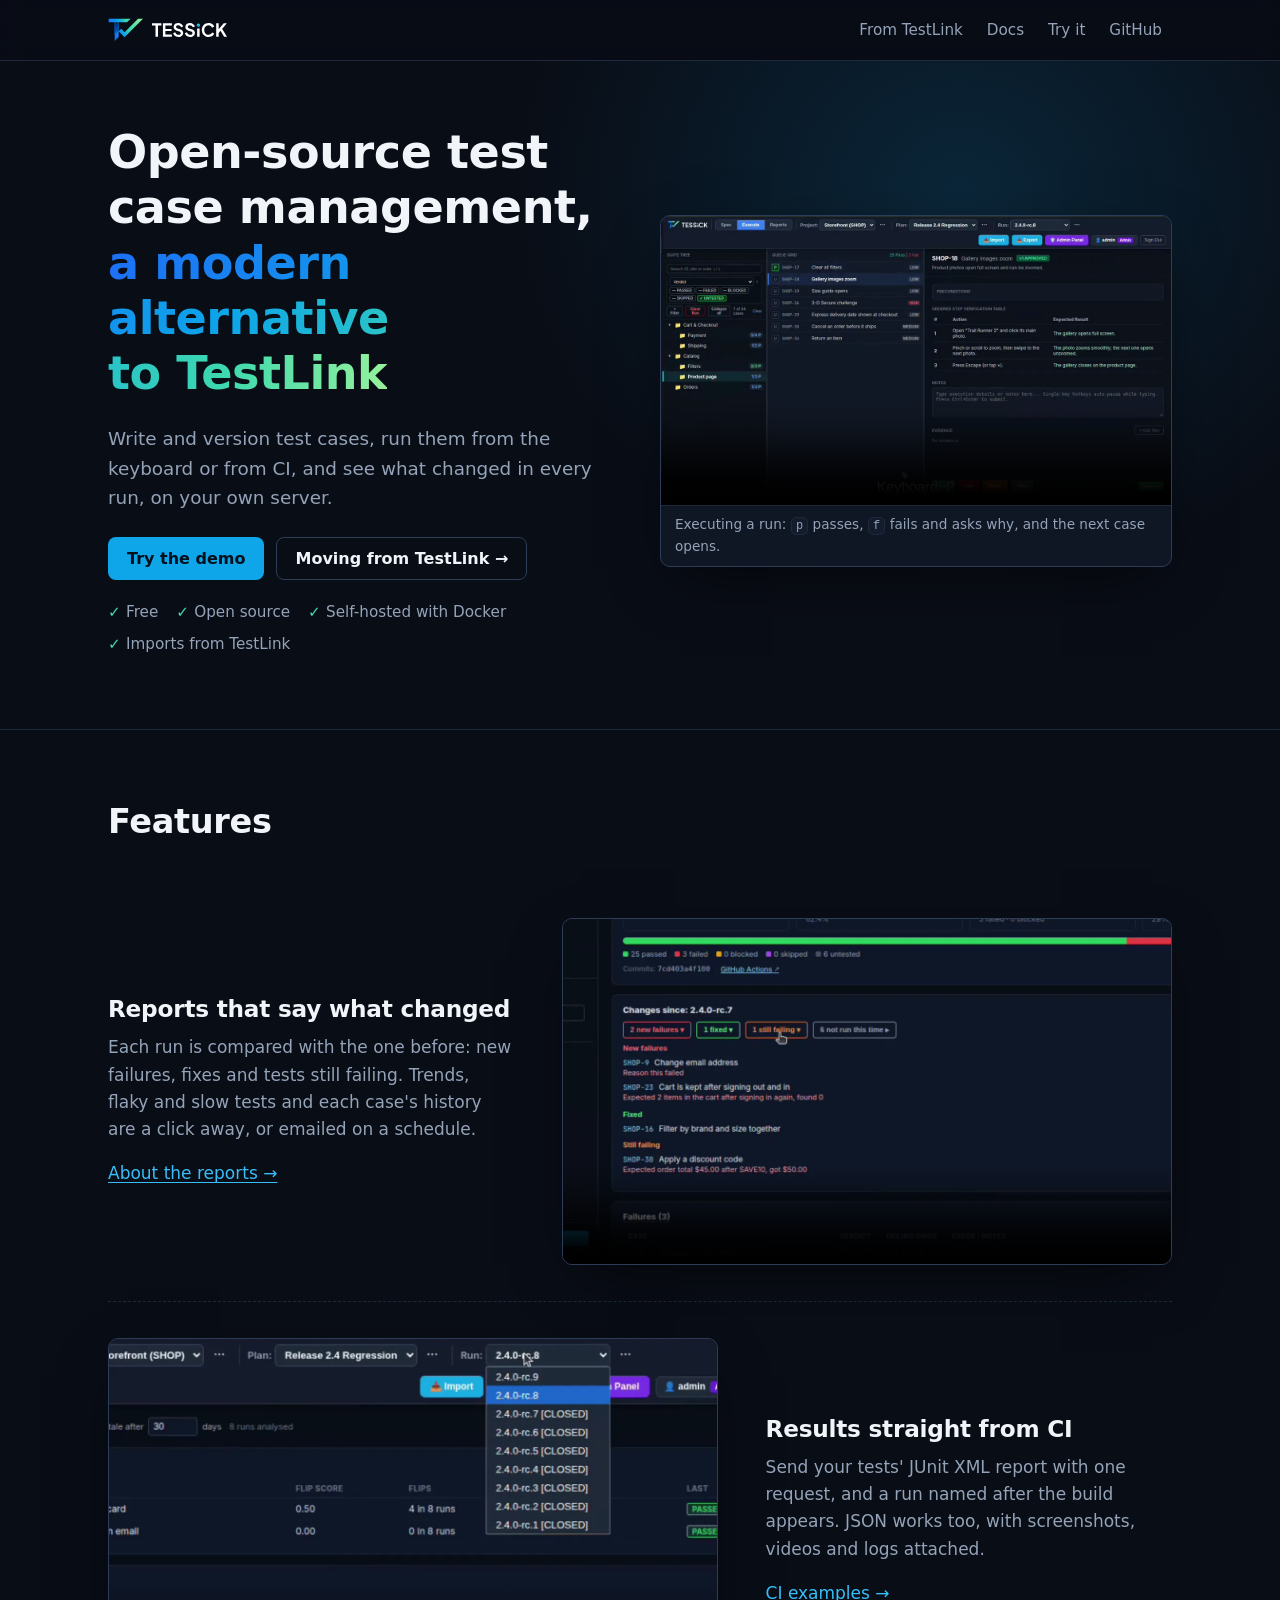
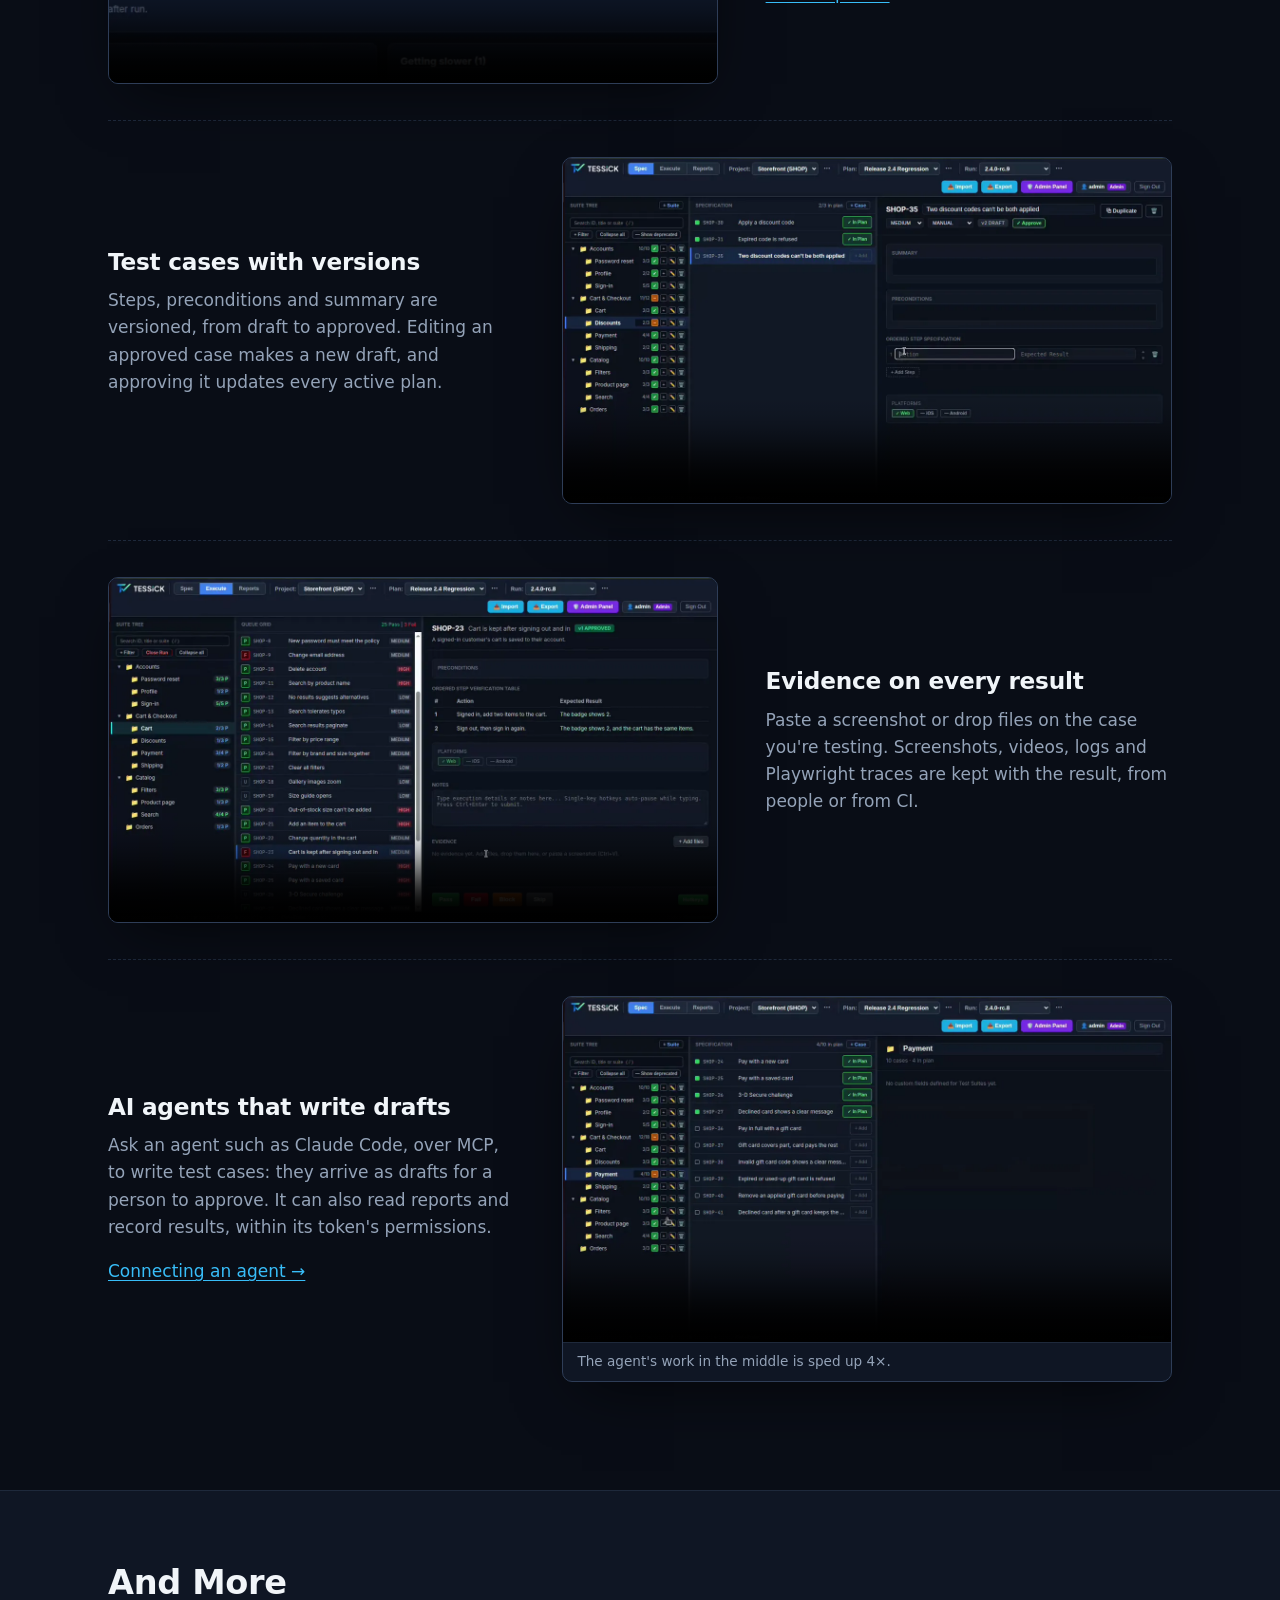
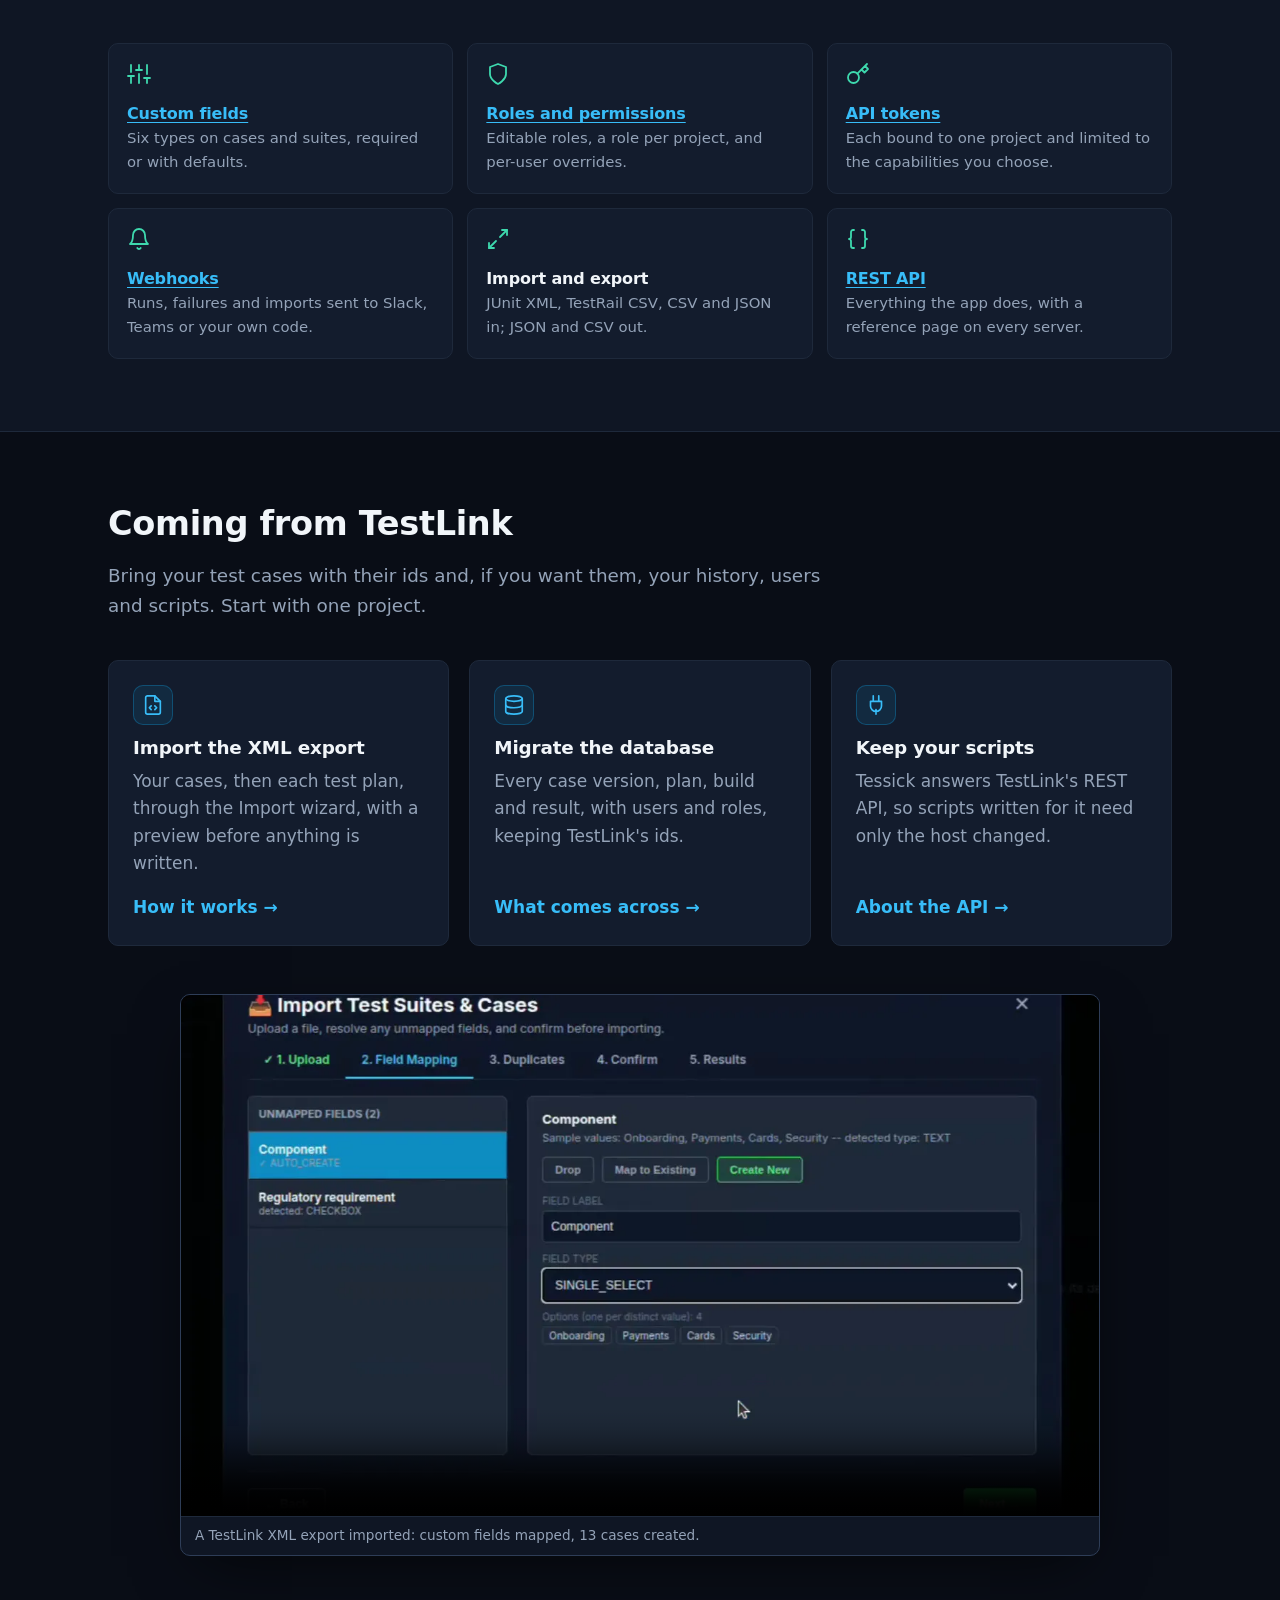
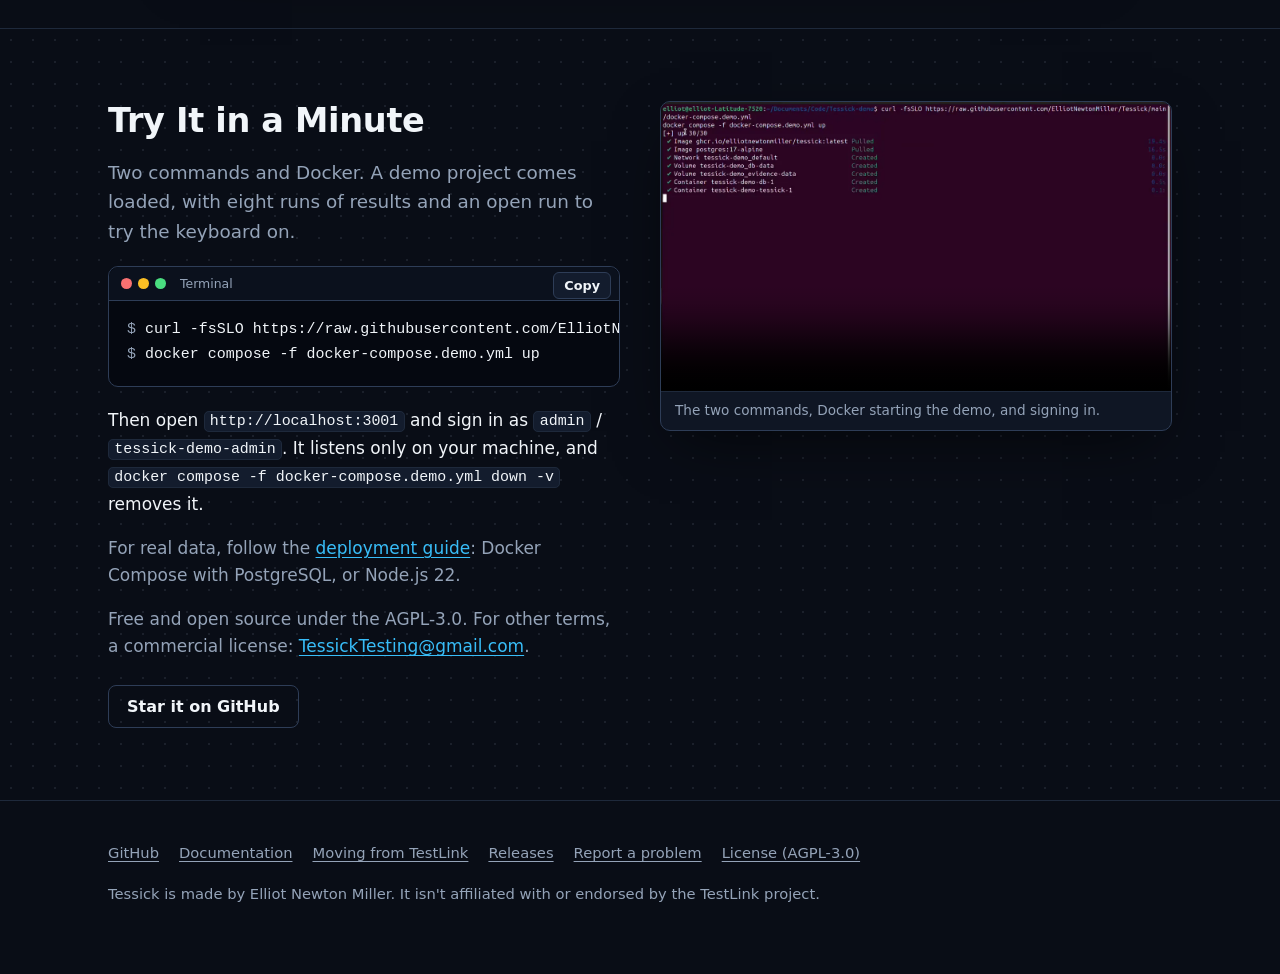
<file: index.html>
<!doctype html>
<html lang="en">
<head>
  <meta charset="utf-8">
  <meta name="viewport" content="width=device-width, initial-scale=1">
  <title>Tessick: open-source test case management, a modern alternative to TestLink</title>
  <meta name="description" content="Tessick is free, open-source, self-hosted test case management. Bring your TestLink projects across with their ids, run tests from the keyboard or from CI, and see what changed in every run.">
  <link rel="canonical" href="https://tessick.com/">
  <meta property="og:type" content="website">
  <meta property="og:site_name" content="Tessick">
  <meta property="og:title" content="Tessick: open-source test case management">
  <meta property="og:description" content="A modern, self-hosted alternative to TestLink. Your TestLink projects come along with their ids.">
  <meta property="og:url" content="https://tessick.com/">
  <meta property="og:image" content="https://tessick.com/media/og.png">
  <meta property="og:image:width" content="1280">
  <meta property="og:image:height" content="640">
  <meta name="twitter:card" content="summary_large_image">
  <meta name="theme-color" content="#090d16">
  <link rel="icon" type="image/svg+xml" href="assets/tessick-mark.svg">
  <link rel="stylesheet" href="assets/site.css">
  <script type="application/ld+json">
  {
    "@context": "https://schema.org",
    "@type": "SoftwareApplication",
    "name": "Tessick",
    "applicationCategory": "DeveloperApplication",
    "operatingSystem": "Linux, macOS, Windows (Docker)",
    "description": "Open-source, self-hosted test case management: a modern alternative to TestLink.",
    "url": "https://tessick.com/",
    "downloadUrl": "https://github.com/ElliotNewtonMiller/Tessick",
    "license": "https://www.gnu.org/licenses/agpl-3.0.html",
    "offers": { "@type": "Offer", "price": "0", "priceCurrency": "USD" }
  }
  </script>
  <script src="assets/site.js" defer></script>
</head>
<body>
<a class="skip" href="#main">Skip to content</a>

<header class="site-header">
  <div class="wrap">
    <a class="brand" href="./" aria-label="Tessick home">
      <img class="mark" src="assets/tessick-mark.svg" alt="" width="36" height="24">
      <img class="word" src="assets/tessick-wordmark-white.svg" alt="Tessick" width="86" height="14">
    </a>
    <nav class="nav" aria-label="Main">
      <a href="testlink/">From TestLink</a>
      <a href="docs/">Docs</a>
      <a class="hide-sm" href="#try">Try it</a>
      <a href="https://github.com/ElliotNewtonMiller/Tessick">GitHub</a>
    </nav>
  </div>
</header>

<main id="main">

<section class="hero">
  <div class="wrap">
    <div>
      <h1>Open-source test case management, <span class="grad">a modern alternative to&nbsp;TestLink</span></h1>
      <p class="lead">Write and version test cases, run them from the keyboard or from CI, and see what changed in every run, on your own server.</p>
      <div class="actions">
        <a class="btn btn-primary" href="#try">Try the demo</a>
        <a class="btn btn-ghost" href="testlink/">Moving from TestLink →</a>
      </div>
      <ul class="facts">
        <li>Free</li>
        <li>Open source</li>
        <li>Self-hosted with Docker</li>
        <li>Imports from TestLink</li>
      </ul>
    </div>
    <figure class="clip" style="margin:0">
      <video data-autoplay muted loop playsinline preload="none" poster="media/keyboard-execution.webp" width="1280" height="726" aria-label="Recording results from the keyboard: each key records a verdict and moves to the next case, and a failure takes a note">
        <source src="media/keyboard-execution.mp4" type="video/mp4">
      </video>
      <figcaption>Executing a run: <code>p</code> passes, <code>f</code> fails and asks why, and the next case opens.</figcaption>
    </figure>
  </div>
</section>

<section id="features">
  <div class="wrap">
    <div class="section-head">
      <h2>Features</h2>
    </div>

    <div class="feature">
      <div class="feature-text">
        <h3>Reports that say what changed</h3>
        <p>Each run is compared with the one before: new failures, fixes and tests still failing. Trends, flaky and slow tests and each case's history are a click away, or emailed on a schedule.</p>
        <a href="https://github.com/ElliotNewtonMiller/Tessick/blob/main/docs/reports_api_and_mcp.md">About the reports →</a>
      </div>
      <figure class="clip" style="margin:0">
        <video data-autoplay muted loop playsinline preload="none" poster="media/reports.webp" width="1280" height="726" aria-label="The Reports view: a plan's overview, then a run compared with the previous one, then flaky and slow tests">
          <source src="media/reports.mp4" type="video/mp4">
        </video>
      </figure>
    </div>

    <div class="feature flip">
      <div class="feature-text">
        <h3>Results straight from CI</h3>
        <p>Send your tests' JUnit XML report with one request, and a run named after the build appears. JSON works too, with screenshots, videos and logs attached.</p>
        <a href="https://github.com/ElliotNewtonMiller/Tessick/blob/main/docs/api_getting_started.md#5-send-results-from-ci">CI examples →</a>
      </div>
      <figure class="clip" style="margin:0">
        <video data-autoplay muted loop playsinline preload="none" poster="media/ci-results.webp" width="1280" height="726" aria-label="A curl command uploads a JUnit file, and the new run appears in Tessick">
          <source src="media/ci-results.mp4" type="video/mp4">
        </video>
      </figure>
    </div>

    <div class="feature">
      <div class="feature-text">
        <h3>Test cases with versions</h3>
        <p>Steps, preconditions and summary are versioned, from draft to approved. Editing an approved case makes a new draft, and approving it updates every active plan.</p>
      </div>
      <figure class="clip" style="margin:0">
        <video data-autoplay muted loop playsinline preload="none" poster="media/writing-a-case.webp" width="1280" height="726" aria-label="Writing a new test case: a title, steps with expected results, then approving it and adding it to the plan">
          <source src="media/writing-a-case.mp4" type="video/mp4">
        </video>
      </figure>
    </div>

    <div class="feature flip">
      <div class="feature-text">
        <h3>Evidence on every result</h3>
        <p>Paste a screenshot or drop files on the case you're testing. Screenshots, videos, logs and Playwright traces are kept with the result, from people or from CI.</p>
      </div>
      <figure class="clip" style="margin:0">
        <video data-autoplay muted loop playsinline preload="none" poster="media/evidence.webp" width="1280" height="726" aria-label="Pasting a screenshot onto a failed result, then opening it in the viewer">
          <source src="media/evidence.mp4" type="video/mp4">
        </video>
      </figure>
    </div>

    <div class="feature">
      <div class="feature-text">
        <h3>AI agents that write drafts</h3>
        <p>Ask an agent such as Claude Code, over MCP, to write test cases: they arrive as drafts for a person to approve. It can also read reports and record results, within its token's permissions.</p>
        <a href="https://github.com/ElliotNewtonMiller/Tessick/blob/main/docs/reports_api_and_mcp.md#mcp-for-ai-agents">Connecting an agent →</a>
      </div>
      <figure class="clip" style="margin:0">
        <video data-autoplay muted loop playsinline preload="none" poster="media/ai-agent.webp" width="1280" height="726" aria-label="Claude Code is asked to write gift card test cases; they appear in Tessick as drafts">
          <source src="media/ai-agent.mp4" type="video/mp4">
        </video>
        <figcaption>The agent's work in the middle is sped up 4×.</figcaption>
      </figure>
    </div>
  </div>
</section>

<section class="tint" id="more">
  <div class="wrap">
    <div class="section-head">
      <h2>And More</h2>
    </div>
    <div class="grid-more">
      <div><svg class="icon" viewBox="0 0 24 24" aria-hidden="true"><path d="M4 21v-7M4 10V3M12 21v-9M12 8V3M20 21v-5M20 12V3M1 14h6M9 8h6M17 16h6"/></svg><h3><a href="https://github.com/ElliotNewtonMiller/Tessick/blob/main/docs/user_guide.md#custom-fields">Custom fields</a></h3><p>Six types on cases and suites, required or with defaults.</p></div>
      <div><svg class="icon" viewBox="0 0 24 24" aria-hidden="true"><path d="M12 22s8-4 8-10V5l-8-3-8 3v7c0 6 8 10 8 10z"/></svg><h3><a href="https://github.com/ElliotNewtonMiller/Tessick/blob/main/docs/user_guide.md#roles-and-overrides">Roles and permissions</a></h3><p>Editable roles, a role per project, and per-user overrides.</p></div>
      <div><svg class="icon" viewBox="0 0 24 24" aria-hidden="true"><circle cx="7.5" cy="15.5" r="5.5"/><path d="m21 2-9.6 9.6M15.5 7.5l3 3L22 7l-3-3"/></svg><h3><a href="https://github.com/ElliotNewtonMiller/Tessick/blob/main/docs/user_guide.md#api-tokens">API tokens</a></h3><p>Each bound to one project and limited to the capabilities you choose.</p></div>
      <div><svg class="icon" viewBox="0 0 24 24" aria-hidden="true"><path d="M6 8a6 6 0 0 1 12 0c0 7 3 9 3 9H3s3-2 3-9"/><path d="M10.3 21a1.94 1.94 0 0 0 3.4 0"/></svg><h3><a href="https://github.com/ElliotNewtonMiller/Tessick/blob/main/docs/api_getting_started.md#9-get-notified-webhooks">Webhooks</a></h3><p>Runs, failures and imports sent to Slack, Teams or your own code.</p></div>
      <div><svg class="icon" viewBox="0 0 24 24" aria-hidden="true"><path d="M16 3h5v5"/><path d="M21 3 14 10"/><path d="M8 21H3v-5"/><path d="M3 21l7-7"/></svg><h3>Import and export</h3><p>JUnit XML, TestRail CSV, CSV and JSON in; JSON and CSV out.</p></div>
      <div><svg class="icon" viewBox="0 0 24 24" aria-hidden="true"><path d="M8 3H7a2 2 0 0 0-2 2v5a2 2 0 0 1-2 2 2 2 0 0 1 2 2v5a2 2 0 0 0 2 2h1"/><path d="M16 21h1a2 2 0 0 0 2-2v-5a2 2 0 0 1 2-2 2 2 0 0 1-2-2V5a2 2 0 0 0-2-2h-1"/></svg><h3><a href="https://github.com/ElliotNewtonMiller/Tessick/blob/main/docs/api_getting_started.md">REST API</a></h3><p>Everything the app does, with a reference page on every server.</p></div>
    </div>
  </div>
</section>

<section id="from-testlink">
  <div class="wrap">
    <div class="section-head">
      <h2>Coming from TestLink</h2>
      <p class="lead">Bring your test cases with their ids and, if you want them, your history, users and scripts. Start with one project.</p>
    </div>
    <div class="cards">
      <div class="card">
        <svg class="icon" viewBox="0 0 24 24" aria-hidden="true"><path d="M14 2H6a2 2 0 0 0-2 2v16a2 2 0 0 0 2 2h12a2 2 0 0 0 2-2V8z"/><path d="M14 2v6h6"/><path d="m10 13-2 2 2 2M14 13l2 2-2 2"/></svg>
        <h3>Import the XML export</h3>
        <p>Your cases, then each test plan, through the Import wizard, with a preview before anything is written.</p>
        <a class="more" href="testlink/#xml">How it works →</a>
      </div>
      <div class="card">
        <svg class="icon" viewBox="0 0 24 24" aria-hidden="true"><ellipse cx="12" cy="5" rx="9" ry="3"/><path d="M3 5v14c0 1.7 4 3 9 3s9-1.3 9-3V5"/><path d="M3 12c0 1.7 4 3 9 3s9-1.3 9-3"/></svg>
        <h3>Migrate the database</h3>
        <p>Every case version, plan, build and result, with users and roles, keeping TestLink's ids.</p>
        <a class="more" href="testlink/#database">What comes across →</a>
      </div>
      <div class="card">
        <svg class="icon" viewBox="0 0 24 24" aria-hidden="true"><path d="M12 22v-5M9 8V2M15 8V2M18 8v5a6 6 0 0 1-12 0V8z"/></svg>
        <h3>Keep your scripts</h3>
        <p>Tessick answers TestLink's REST API, so scripts written for it need only the host changed.</p>
        <a class="more" href="testlink/#scripts">About the API →</a>
      </div>
    </div>
    <figure class="clip clip-centre">
      <video data-autoplay muted loop playsinline preload="none" poster="media/testlink-import.webp" width="1280" height="726" aria-label="Importing a TestLink XML export: the wizard maps custom fields, shows what it will create, and the suite tree appears">
        <source src="media/testlink-import.mp4" type="video/mp4">
      </video>
      <figcaption>A TestLink XML export imported: custom fields mapped, 13 cases created.</figcaption>
    </figure>
  </div>
</section>

<section class="dots" id="try">
  <div class="wrap two-col">
    <div>
      <h2>Try It in a Minute</h2>
      <p class="lead">Two commands and Docker. A demo project comes loaded, with eight runs of results and an open run to try the keyboard on.</p>
      <div class="code terminal">
        <div class="titlebar"><span></span><span></span><span></span><b>Terminal</b></div>
        <button class="copy" type="button">Copy</button>
        <pre data-copy="curl -fsSLO https://raw.githubusercontent.com/ElliotNewtonMiller/Tessick/main/docker-compose.demo.yml
docker compose -f docker-compose.demo.yml up"><span class="prompt">$ </span>curl -fsSLO https://raw.githubusercontent.com/ElliotNewtonMiller/Tessick/main/docker-compose.demo.yml
<span class="prompt">$ </span>docker compose -f docker-compose.demo.yml up</pre>
      </div>
      <p>Then open <code>http://localhost:3001</code> and sign in as <code>admin</code> / <code>tessick-demo-admin</code>. It listens only on your machine, and <code>docker compose -f docker-compose.demo.yml down -v</code> removes it.</p>
      <p class="dim">For real data, follow the <a href="https://github.com/ElliotNewtonMiller/Tessick/blob/main/docs/deployment.md">deployment guide</a>: Docker Compose with PostgreSQL, or Node.js 22.</p>
      <p class="dim">Free and open source under the AGPL-3.0. For other terms, a commercial license: <a href="mailto:TessickTesting@gmail.com">TessickTesting@gmail.com</a>.</p>
      <div class="actions">
        <a class="btn btn-ghost" href="https://github.com/ElliotNewtonMiller/Tessick">Star it on GitHub</a>
      </div>
    </div>
    <figure class="clip" style="margin:0">
      <video data-autoplay muted loop playsinline preload="none" poster="media/install.webp" width="1280" height="726" aria-label="Running the two demo commands in a terminal, then signing in to the demo">
        <source src="media/install.mp4" type="video/mp4">
      </video>
      <figcaption>The two commands, Docker starting the demo, and signing in.</figcaption>
    </figure>
  </div>
</section>

</main>

<footer class="site-footer">
  <div class="wrap">
    <nav aria-label="Footer">
      <a href="https://github.com/ElliotNewtonMiller/Tessick">GitHub</a>
      <a href="docs/">Documentation</a>
      <a href="testlink/">Moving from TestLink</a>
      <a href="https://github.com/ElliotNewtonMiller/Tessick/releases">Releases</a>
      <a href="https://github.com/ElliotNewtonMiller/Tessick/issues">Report a problem</a>
      <a href="https://github.com/ElliotNewtonMiller/Tessick/blob/main/LICENSE">License (AGPL-3.0)</a>
    </nav>
    <p>Tessick is made by Elliot Newton Miller. It isn't affiliated with or endorsed by the TestLink project.</p>
  </div>
</footer>
</body>
</html>
</file>
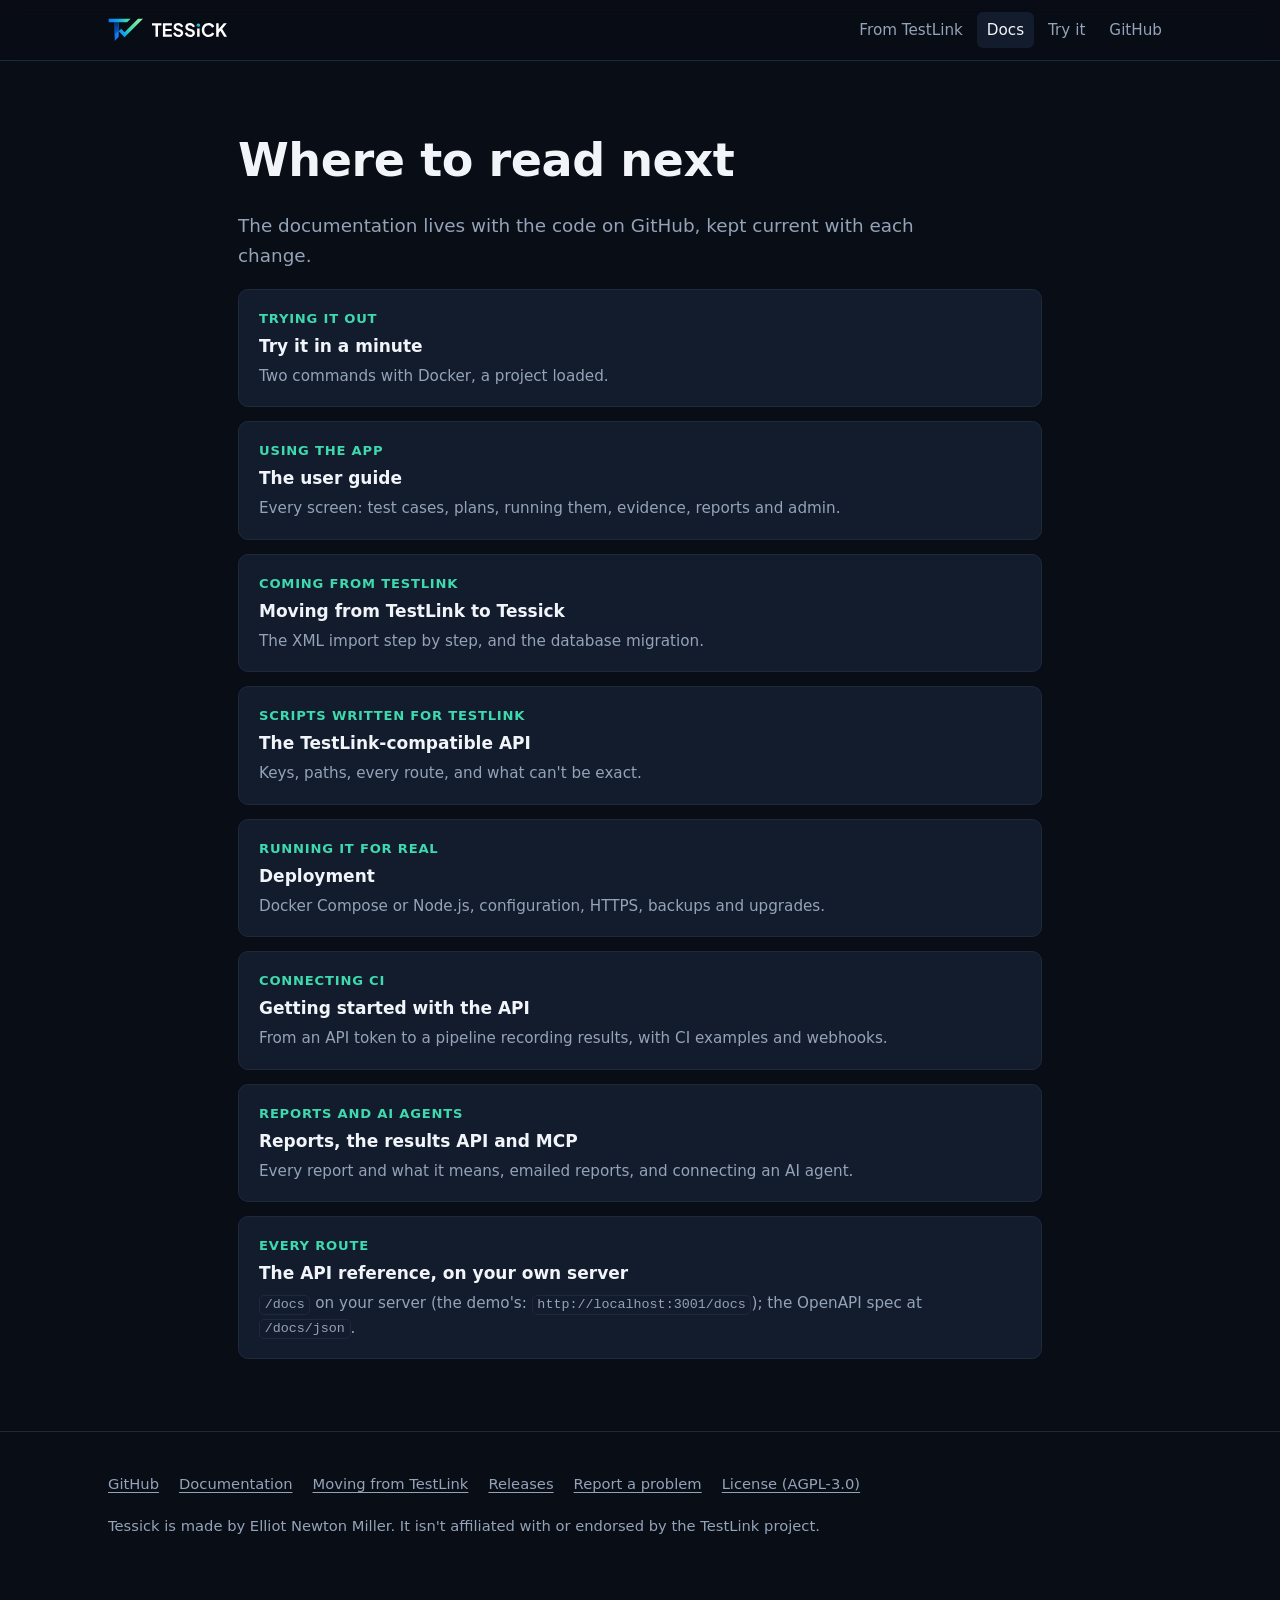
<file: docs/index.html>
<!doctype html>
<html lang="en">
<head>
  <meta charset="utf-8">
  <meta name="viewport" content="width=device-width, initial-scale=1">
  <title>Tessick documentation</title>
  <meta name="description" content="Where to read about Tessick: trying it out, using the app, moving from TestLink, running it for real, connecting CI, reports, AI agents and the API reference.">
  <link rel="canonical" href="https://tessick.com/docs/">
  <meta property="og:type" content="website">
  <meta property="og:site_name" content="Tessick">
  <meta property="og:title" content="Tessick documentation">
  <meta property="og:description" content="Trying Tessick, moving from TestLink, running it for real, CI, reports, AI agents and the API.">
  <meta property="og:url" content="https://tessick.com/docs/">
  <meta property="og:image" content="https://tessick.com/media/og.png">
  <meta property="og:image:width" content="1280">
  <meta property="og:image:height" content="640">
  <meta name="twitter:card" content="summary_large_image">
  <meta name="theme-color" content="#090d16">
  <link rel="icon" type="image/svg+xml" href="../assets/tessick-mark.svg">
  <link rel="stylesheet" href="../assets/site.css">
</head>
<body>
<a class="skip" href="#main">Skip to content</a>

<header class="site-header">
  <div class="wrap">
    <a class="brand" href="../" aria-label="Tessick home">
      <img class="mark" src="../assets/tessick-mark.svg" alt="" width="36" height="24">
      <img class="word" src="../assets/tessick-wordmark-white.svg" alt="Tessick" width="86" height="14">
    </a>
    <nav class="nav" aria-label="Main">
      <a href="../testlink/">From TestLink</a>
      <a href="./" aria-current="page">Docs</a>
      <a class="hide-sm" href="../#try">Try it</a>
      <a href="https://github.com/ElliotNewtonMiller/Tessick">GitHub</a>
    </nav>
  </div>
</header>

<main id="main">
<section>
  <div class="wrap" style="max-width:860px">
    <h1>Where to read next</h1>
    <p class="lead">The documentation lives with the code on GitHub, kept current with each change.</p>

    <div class="doc-list">
      <a class="doc" href="https://github.com/ElliotNewtonMiller/Tessick#try-it-in-a-minute">
        <span class="who">Trying it out</span>
        <strong>Try it in a minute</strong>
        <span class="what">Two commands with Docker, a project loaded.</span>
      </a>
      <a class="doc" href="https://github.com/ElliotNewtonMiller/Tessick/blob/main/docs/user_guide.md">
        <span class="who">Using the app</span>
        <strong>The user guide</strong>
        <span class="what">Every screen: test cases, plans, running them, evidence, reports and admin.</span>
      </a>
      <a class="doc" href="https://github.com/ElliotNewtonMiller/Tessick/blob/main/docs/migrating_from_testlink.md">
        <span class="who">Coming from TestLink</span>
        <strong>Moving from TestLink to Tessick</strong>
        <span class="what">The XML import step by step, and the database migration.</span>
      </a>
      <a class="doc" href="https://github.com/ElliotNewtonMiller/Tessick/blob/main/docs/testlink_compat_api.md">
        <span class="who">Scripts written for TestLink</span>
        <strong>The TestLink-compatible API</strong>
        <span class="what">Keys, paths, every route, and what can't be exact.</span>
      </a>
      <a class="doc" href="https://github.com/ElliotNewtonMiller/Tessick/blob/main/docs/deployment.md">
        <span class="who">Running it for real</span>
        <strong>Deployment</strong>
        <span class="what">Docker Compose or Node.js, configuration, HTTPS, backups and upgrades.</span>
      </a>
      <a class="doc" href="https://github.com/ElliotNewtonMiller/Tessick/blob/main/docs/api_getting_started.md">
        <span class="who">Connecting CI</span>
        <strong>Getting started with the API</strong>
        <span class="what">From an API token to a pipeline recording results, with CI examples and webhooks.</span>
      </a>
      <a class="doc" href="https://github.com/ElliotNewtonMiller/Tessick/blob/main/docs/reports_api_and_mcp.md">
        <span class="who">Reports and AI agents</span>
        <strong>Reports, the results API and MCP</strong>
        <span class="what">Every report and what it means, emailed reports, and connecting an AI agent.</span>
      </a>
      <div class="doc">
        <span class="who">Every route</span>
        <strong>The API reference, on your own server</strong>
        <span class="what"><code>/docs</code> on your server (the demo's: <code>http://localhost:3001/docs</code>); the OpenAPI spec at <code>/docs/json</code>.</span>
      </div>
    </div>

  </div>
</section>
</main>

<footer class="site-footer">
  <div class="wrap">
    <nav aria-label="Footer">
      <a href="https://github.com/ElliotNewtonMiller/Tessick">GitHub</a>
      <a href="./">Documentation</a>
      <a href="../testlink/">Moving from TestLink</a>
      <a href="https://github.com/ElliotNewtonMiller/Tessick/releases">Releases</a>
      <a href="https://github.com/ElliotNewtonMiller/Tessick/issues">Report a problem</a>
      <a href="https://github.com/ElliotNewtonMiller/Tessick/blob/main/LICENSE">License (AGPL-3.0)</a>
    </nav>
    <p>Tessick is made by Elliot Newton Miller. It isn't affiliated with or endorsed by the TestLink project.</p>
  </div>
</footer>
</body>
</html>
</file>
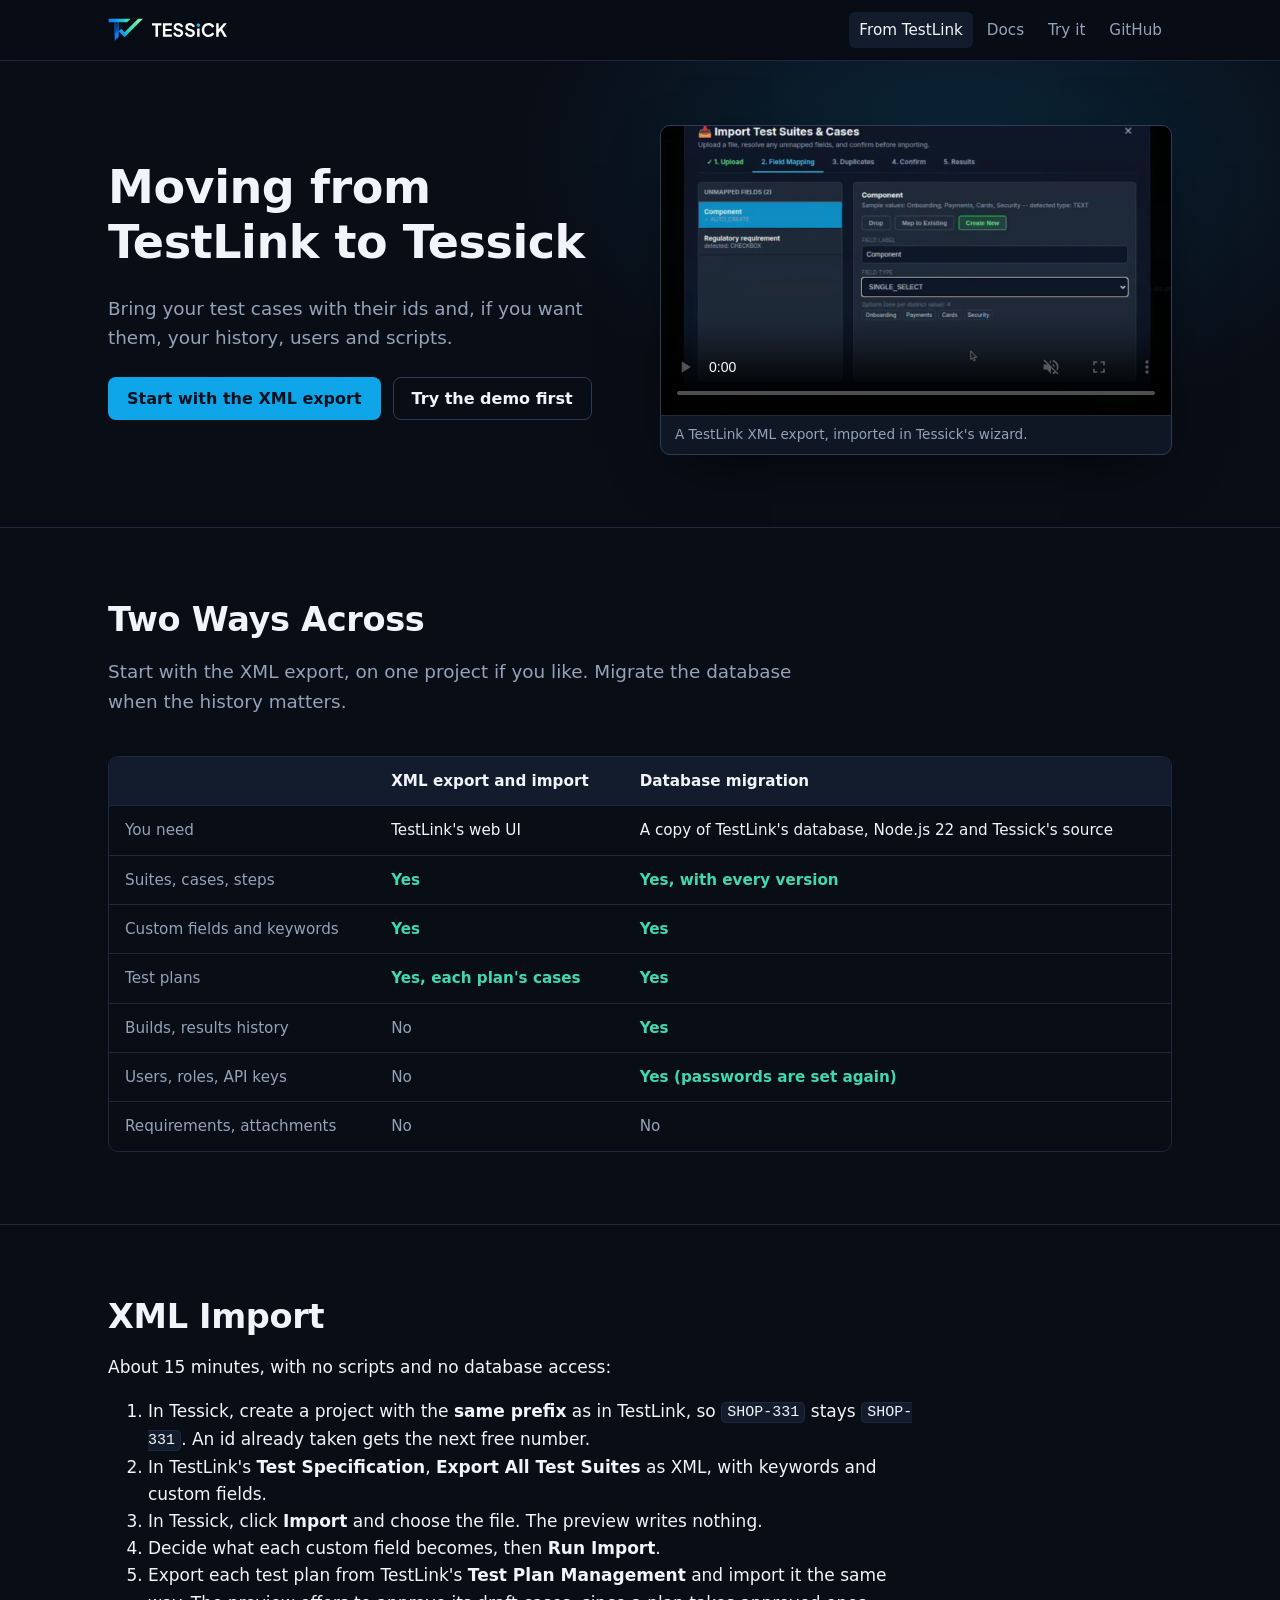
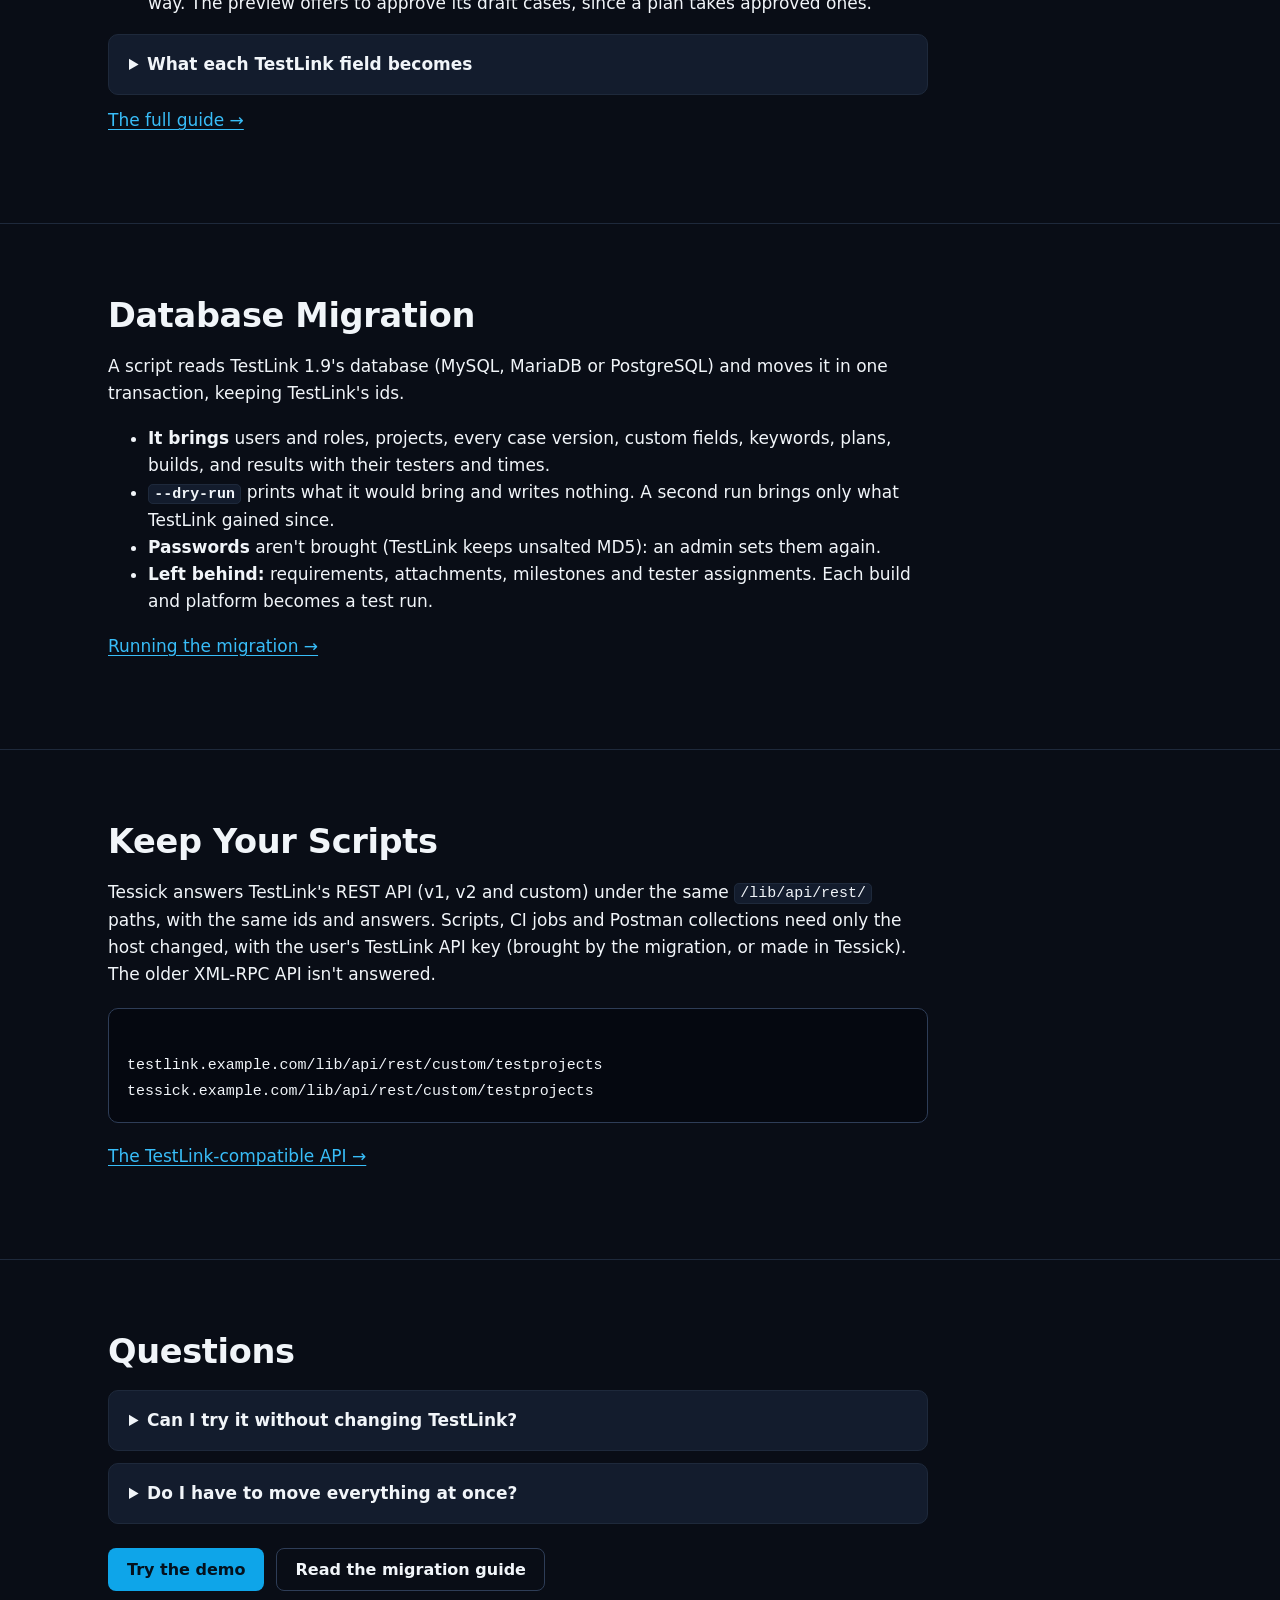
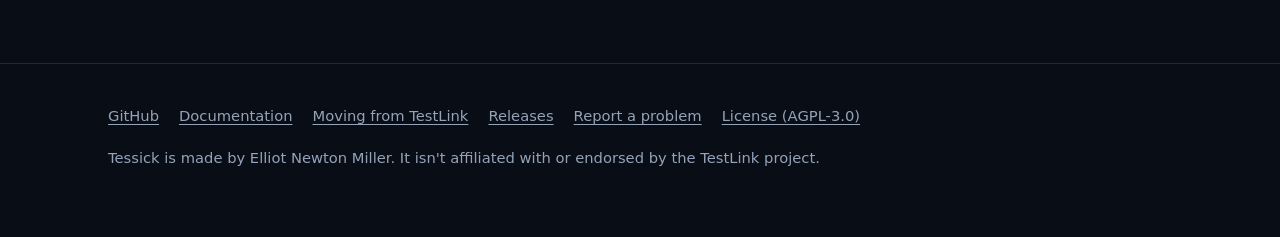
<file: testlink/index.html>
<!doctype html>
<html lang="en">
<head>
  <meta charset="utf-8">
  <meta name="viewport" content="width=device-width, initial-scale=1">
  <title>Moving from TestLink to Tessick: test cases, history and scripts</title>
  <meta name="description" content="A TestLink alternative that brings your test cases with their ids: import TestLink's XML exports of cases and test plans, migrate the whole database with its history and users, and keep scripts written for TestLink's REST API.">
  <link rel="canonical" href="https://tessick.com/testlink/">
  <meta property="og:type" content="article">
  <meta property="og:site_name" content="Tessick">
  <meta property="og:title" content="Moving from TestLink to Tessick">
  <meta property="og:description" content="Bring your TestLink test cases, history and REST API scripts to Tessick, an open-source, self-hosted test case manager.">
  <meta property="og:url" content="https://tessick.com/testlink/">
  <meta property="og:image" content="https://tessick.com/media/og.png">
  <meta property="og:image:width" content="1280">
  <meta property="og:image:height" content="640">
  <meta name="twitter:card" content="summary_large_image">
  <meta name="theme-color" content="#090d16">
  <link rel="icon" type="image/svg+xml" href="../assets/tessick-mark.svg">
  <link rel="stylesheet" href="../assets/site.css">
  <script type="application/ld+json">
  {
    "@context": "https://schema.org",
    "@type": "FAQPage",
    "mainEntity": [
      { "@type": "Question", "name": "Do my TestLink test case ids change?",
        "acceptedAnswer": { "@type": "Answer", "text": "No. Create the Tessick project with the same prefix as in TestLink, and SHOP-331 stays SHOP-331. The database migration keeps TestLink's ids too." } },
      { "@type": "Question", "name": "Do my TestLink automation scripts keep working?",
        "acceptedAnswer": { "@type": "Answer", "text": "Scripts written for TestLink's REST API (v1, v2 and custom) keep working with only the host changed, using the user's TestLink API key. Tessick doesn't answer TestLink's older XML-RPC API." } },
      { "@type": "Question", "name": "Can I try Tessick without changing TestLink?",
        "acceptedAnswer": { "@type": "Answer", "text": "Yes. The XML export only reads from TestLink, and the migration reads a copy of its database. The demo runs on your own machine with two commands." } },
      { "@type": "Question", "name": "What does Tessick cost?",
        "acceptedAnswer": { "@type": "Answer", "text": "Nothing: it's open source under the AGPL-3.0 and runs on your own server. A commercial license is available for organizations that need other terms." } }
    ]
  }
  </script>
  <script src="../assets/site.js" defer></script>
</head>
<body>
<a class="skip" href="#main">Skip to content</a>

<header class="site-header">
  <div class="wrap">
    <a class="brand" href="../" aria-label="Tessick home">
      <img class="mark" src="../assets/tessick-mark.svg" alt="" width="36" height="24">
      <img class="word" src="../assets/tessick-wordmark-white.svg" alt="Tessick" width="86" height="14">
    </a>
    <nav class="nav" aria-label="Main">
      <a href="./" aria-current="page">From TestLink</a>
      <a href="../docs/">Docs</a>
      <a class="hide-sm" href="../#try">Try it</a>
      <a href="https://github.com/ElliotNewtonMiller/Tessick">GitHub</a>
    </nav>
  </div>
</header>

<main id="main">

<section class="hero">
  <div class="wrap">
    <div>
      <h1>Moving from TestLink to Tessick</h1>
      <p class="lead">Bring your test cases with their ids and, if you want them, your history, users and scripts.</p>
      <div class="actions">
        <a class="btn btn-primary" href="#xml">Start with the XML export</a>
        <a class="btn btn-ghost" href="../#try">Try the demo first</a>
      </div>
    </div>
    <figure class="clip" style="margin:0">
      <video data-autoplay muted loop playsinline preload="none" poster="../media/testlink-import.webp" width="1280" height="726" aria-label="Importing a TestLink XML export: the wizard maps custom fields, shows what it will create, and the suite tree appears">
        <source src="../media/testlink-import.mp4" type="video/mp4">
      </video>
      <figcaption>A TestLink XML export, imported in Tessick's wizard.</figcaption>
    </figure>
  </div>
</section>

<section>
  <div class="wrap">
    <div class="section-head">
      <h2>Two Ways Across</h2>
      <p class="lead">Start with the XML export, on one project if you like. Migrate the database when the history matters.</p>
    </div>
    <div class="table-wrap">
      <table>
        <thead><tr><th></th><th>XML export and import</th><th>Database migration</th></tr></thead>
        <tbody>
          <tr><td>You need</td><td>TestLink's web UI</td><td>A copy of TestLink's database, Node.js 22 and Tessick's source</td></tr>
          <tr><td>Suites, cases, steps</td><td class="yes">Yes</td><td class="yes">Yes, with every version</td></tr>
          <tr><td>Custom fields and keywords</td><td class="yes">Yes</td><td class="yes">Yes</td></tr>
          <tr><td>Test plans</td><td class="yes">Yes, each plan's cases</td><td class="yes">Yes</td></tr>
          <tr><td>Builds, results history</td><td class="no">No</td><td class="yes">Yes</td></tr>
          <tr><td>Users, roles, API keys</td><td class="no">No</td><td class="yes">Yes (passwords are set again)</td></tr>
          <tr><td>Requirements, attachments</td><td class="no">No</td><td class="no">No</td></tr>
        </tbody>
      </table>
    </div>
  </div>
</section>

<section id="xml">
  <div class="wrap narrow">
    <h2>XML Import</h2>
    <p>About 15 minutes, with no scripts and no database access:</p>
    <ol>
      <li>In Tessick, create a project with the <strong>same prefix</strong> as in TestLink, so <code>SHOP-331</code> stays <code>SHOP-331</code>. An id already taken gets the next free number.</li>
      <li>In TestLink's <strong>Test Specification</strong>, <strong>Export All Test Suites</strong> as XML, with keywords and custom fields.</li>
      <li>In Tessick, click <strong>Import</strong> and choose the file. The preview writes nothing.</li>
      <li>Decide what each custom field becomes, then <strong>Run Import</strong>.</li>
      <li>Export each test plan from TestLink's <strong>Test Plan Management</strong> and import it the same way. The preview offers to approve its draft cases, since a plan takes approved ones.</li>
    </ol>
    <details>
      <summary>What each TestLink field becomes</summary>
      <div class="table-wrap">
      <table>
        <thead><tr><th>TestLink</th><th>Tessick</th></tr></thead>
        <tbody>
          <tr><td>Nested test suites</td><td>The same tree, in the same order</td></tr>
          <tr><td>Case id <code>331</code></td><td><code>PREFIX-331</code></td></tr>
          <tr><td>Summary, preconditions, steps</td><td>The same, as plain text; lists and tables kept as lines</td></tr>
          <tr><td>Importance 1, 2, 3</td><td>Priority low, medium, high</td></tr>
          <tr><td>Manual or automated</td><td>The same</td></tr>
          <tr><td>Status final</td><td>Approved</td></tr>
          <tr><td>Draft, review, rework, future</td><td>Draft</td></tr>
          <tr><td>Obsolete or inactive</td><td>Deprecated (hidden until shown)</td></tr>
          <tr><td>Keywords</td><td>A keywords field</td></tr>
          <tr><td>Custom fields</td><td>Fields you create or map in the wizard</td></tr>
        </tbody>
      </table>
      </div>
    </details>
    <p><a href="https://github.com/ElliotNewtonMiller/Tessick/blob/main/docs/migrating_from_testlink.md">The full guide →</a></p>
  </div>
</section>

<section id="database">
  <div class="wrap narrow">
    <h2>Database Migration</h2>
    <p>A script reads TestLink 1.9's database (MySQL, MariaDB or PostgreSQL) and moves it in one transaction, keeping TestLink's ids.</p>
    <ul>
      <li><strong>It brings</strong> users and roles, projects, every case version, custom fields, keywords, plans, builds, and results with their testers and times.</li>
      <li><strong><code>--dry-run</code></strong> prints what it would bring and writes nothing. A second run brings only what TestLink gained since.</li>
      <li><strong>Passwords</strong> aren't brought (TestLink keeps unsalted MD5): an admin sets them again.</li>
      <li><strong>Left behind:</strong> requirements, attachments, milestones and tester assignments. Each build and platform becomes a test run.</li>
    </ul>
    <p><a href="https://github.com/ElliotNewtonMiller/Tessick/blob/main/docs/migrating_from_testlink.md#the-full-database-migration">Running the migration →</a></p>
  </div>
</section>

<section id="scripts">
  <div class="wrap narrow">
    <h2>Keep Your Scripts</h2>
    <p>Tessick answers TestLink's REST API (v1, v2 and custom) under the same <code>/lib/api/rest/</code> paths, with the same ids and answers. Scripts, CI jobs and Postman collections need only the host changed, with the user's TestLink API key (brought by the migration, or made in Tessick). The older XML-RPC API isn't answered.</p>
    <div class="code">
      <pre>testlink.example.com/lib/api/rest/custom/testprojects
tessick.example.com/lib/api/rest/custom/testprojects</pre>
    </div>
    <p><a href="https://github.com/ElliotNewtonMiller/Tessick/blob/main/docs/testlink_compat_api.md">The TestLink-compatible API →</a></p>
  </div>
</section>

<section id="faq">
  <div class="wrap narrow">
    <h2>Questions</h2>
    <details>
      <summary>Can I try it without changing TestLink?</summary>
      <p>Yes. The XML export only reads from TestLink, and the migration reads a copy of its database. The <a href="../#try">demo</a> runs on your own machine.</p>
    </details>
    <details>
      <summary>Do I have to move everything at once?</summary>
      <p>No. Importing the same file again updates the cases already there instead of copying them, and a second migration run brings only what's new, so TestLink can stay in use meanwhile. Just edit each case in one place.</p>
    </details>
    <div class="actions">
      <a class="btn btn-primary" href="../#try">Try the demo</a>
      <a class="btn btn-ghost" href="https://github.com/ElliotNewtonMiller/Tessick/blob/main/docs/migrating_from_testlink.md">Read the migration guide</a>
    </div>
  </div>
</section>

</main>

<footer class="site-footer">
  <div class="wrap">
    <nav aria-label="Footer">
      <a href="https://github.com/ElliotNewtonMiller/Tessick">GitHub</a>
      <a href="../docs/">Documentation</a>
      <a href="./">Moving from TestLink</a>
      <a href="https://github.com/ElliotNewtonMiller/Tessick/releases">Releases</a>
      <a href="https://github.com/ElliotNewtonMiller/Tessick/issues">Report a problem</a>
      <a href="https://github.com/ElliotNewtonMiller/Tessick/blob/main/LICENSE">License (AGPL-3.0)</a>
    </nav>
    <p>Tessick is made by Elliot Newton Miller. It isn't affiliated with or endorsed by the TestLink project.</p>
  </div>
</footer>
</body>
</html>
</file>
<file: assets/site.css>
/* Tessick's website. Dark, in the app's colours and the logo's gradient. */

:root {
  --bg: #090d16;
  --bg-raised: #0f1624;
  --panel: #131c2d;
  --line: #1e293b;
  --line-strong: #2e3d57;
  --text: #f1f5f9;
  --text-dim: #94a3b8;
  --accent: #0ea5e9;
  --accent-strong: #38bdf8;
  --green: #3ed9ae;
  --gradient: linear-gradient(90deg, #1d70f5, #0ea5e9 45%, #3ed9ae 80%, #95f19c);
  --radius: 10px;
  --wide: 1120px;
  --font: system-ui, -apple-system, "Segoe UI", Roboto, "Helvetica Neue", Arial, sans-serif;
  --mono: ui-monospace, "SF Mono", "Cascadia Code", "JetBrains Mono", Menlo, Consolas, monospace;
  color-scheme: dark;
}

*, *::before, *::after { box-sizing: border-box; }

html { scroll-behavior: smooth; }
@media (prefers-reduced-motion: reduce) { html { scroll-behavior: auto; } }

body {
  margin: 0;
  background: var(--bg);
  color: var(--text);
  font: 17px/1.6 var(--font);
  -webkit-font-smoothing: antialiased;
}

img, video { display: block; max-width: 100%; height: auto; }

/* Grid items may shrink below their contents' width (a video's 1280px), or the page scrolls sideways. */
.hero .wrap > *, .two-col > *, .feature > *, .cards > * { min-width: 0; }

a { color: var(--accent-strong); text-underline-offset: 3px; }
a:hover { color: #7dd3fc; }

h1, h2, h3 { line-height: 1.2; margin: 0 0 0.5em; letter-spacing: -0.01em; }
h1 { font-size: clamp(2rem, 3.6vw, 2.9rem); font-weight: 750; }
h2 { font-size: clamp(1.55rem, 3vw, 2.1rem); font-weight: 700; }
h3 { font-size: 1.15rem; font-weight: 650; }
p { margin: 0 0 1em; }

code, pre { font-family: var(--mono); font-size: 0.88em; }
:not(pre) > code { background: var(--panel); border: 1px solid var(--line); border-radius: 5px; padding: 0.1em 0.35em; }

.wrap { max-width: var(--wide); margin: 0 auto; padding: 0 16px; }
@media (min-width: 700px) { .wrap { padding: 0 28px; } }

.skip { position: absolute; left: -999px; }
.skip:focus { left: 16px; top: 12px; background: var(--panel); padding: 8px 12px; border-radius: 6px; z-index: 10; }

/* Header */
.site-header { border-bottom: 1px solid var(--line); background: rgba(9, 13, 22, 0.92); position: sticky; top: 0; z-index: 5; backdrop-filter: blur(8px); }
.site-header .wrap { display: flex; align-items: center; gap: 16px; min-height: 60px; }
.brand { display: flex; align-items: center; gap: 8px; text-decoration: none; margin-right: auto; }
.brand img.mark { height: 24px; width: auto; }
.brand img.word { height: 14px; width: auto; }
.nav { display: flex; gap: 4px; align-items: center; flex-wrap: wrap; }
.nav a { color: var(--text-dim); text-decoration: none; font-size: 0.95rem; padding: 6px 10px; border-radius: 6px; }
.nav a:hover, .nav a[aria-current="page"] { color: var(--text); background: var(--panel); }
@media (max-width: 560px) {
  .site-header .wrap { gap: 8px; }
  .nav { flex-wrap: nowrap; gap: 0; }
  .nav a.hide-sm { display: none; }
  .nav a { padding: 6px 7px; font-size: 0.9rem; white-space: nowrap; }
}
@media (max-width: 360px) { .brand img.word { display: none; } }

/* Buttons */
.btn { display: inline-flex; align-items: center; gap: 8px; padding: 11px 18px; border-radius: 8px; font-weight: 600; text-decoration: none; border: 1px solid transparent; font-size: 1rem; line-height: 1.2; cursor: pointer; }
.btn-primary { background: var(--accent); color: #04111d; }
.btn-primary:hover { background: var(--accent-strong); color: #04111d; }
.btn-ghost { border-color: var(--line-strong); color: var(--text); background: transparent; }
.btn-ghost:hover { background: var(--panel); color: var(--text); }
.actions { display: flex; flex-wrap: wrap; gap: 12px; margin-top: 24px; }

/* Sections */
section { padding: 72px 0; }
section + section { border-top: 1px solid var(--line); }
.lead { font-size: 1.15rem; color: var(--text-dim); max-width: 62ch; }
.section-head { max-width: 720px; margin-bottom: 40px; }
.wrap.narrow > * { max-width: 820px; }
.dim { color: var(--text-dim); }

/* Hero */
.hero { padding: 64px 0 72px; position: relative; overflow: hidden; }
.hero::before { content: ""; position: absolute; inset: -40% -10% auto auto; width: 70%; height: 120%; background: radial-gradient(closest-side, rgba(14, 165, 233, 0.16), transparent); pointer-events: none; }
.hero .wrap { display: grid; gap: 40px; align-items: center; position: relative; }
@media (min-width: 960px) { .hero .wrap { grid-template-columns: 1fr 1fr; } }
.hero h1 .grad { background: var(--gradient); -webkit-background-clip: text; background-clip: text; color: transparent; }
.hero .facts { list-style: none; padding: 0; margin: 20px 0 0; display: flex; flex-wrap: wrap; gap: 8px 18px; color: var(--text-dim); font-size: 0.95rem; }
.hero .facts li::before { content: "✓ "; color: var(--green); font-weight: 700; }

/* Clips */
.clip { border-radius: var(--radius); overflow: hidden; border: 1px solid var(--line-strong); background: var(--bg-raised); box-shadow: 0 20px 60px -20px rgba(0, 0, 0, 0.7); }
.clip video { width: 100%; aspect-ratio: 1280 / 726; object-fit: cover; }
.clip-centre { max-width: 920px; margin: 48px auto 0; }
.clip figcaption { font-size: 0.85rem; color: var(--text-dim); padding: 8px 14px; border-top: 1px solid var(--line); }

/* Cards */
.cards { display: grid; gap: 20px; }
@media (min-width: 820px) { .cards { grid-template-columns: repeat(3, 1fr); } }
.card { background: var(--panel); border: 1px solid var(--line); border-radius: var(--radius); padding: 24px; display: flex; flex-direction: column; }
.card p { color: var(--text-dim); }
.card .more { margin-top: auto; font-weight: 600; text-decoration: none; }

/* Feature rows */
.feature { display: grid; gap: 28px; align-items: center; padding: 36px 0; }
.feature + .feature { border-top: 1px dashed var(--line); }
@media (min-width: 900px) {
  /* The clip always takes the wider column; .flip puts it on the left. */
  .feature { grid-template-columns: 2fr 3fr; grid-template-areas: "text clip"; gap: 48px; }
  .feature.flip { grid-template-columns: 3fr 2fr; grid-template-areas: "clip text"; }
  .feature > .feature-text { grid-area: text; }
  .feature > .clip { grid-area: clip; }
}
.feature-text p { color: var(--text-dim); }

/* More grid */
.grid-more { display: grid; gap: 14px; grid-template-columns: repeat(auto-fill, minmax(min(100%, 300px), 1fr)); }
.grid-more div { background: var(--panel); border: 1px solid var(--line); border-radius: var(--radius); padding: 18px; }
.grid-more h3 { font-size: 1rem; margin-bottom: 4px; }
.grid-more p { color: var(--text-dim); font-size: 0.93rem; margin: 0; }

/* Code block with copy */
.code { position: relative; background: #050810; border: 1px solid var(--line-strong); border-radius: var(--radius); margin: 20px 0; }
.code pre { margin: 0; padding: 44px 18px 18px; overflow-x: auto; line-height: 1.7; }
.code .copy { position: absolute; top: 8px; right: 8px; font: 600 0.8rem var(--font); background: var(--panel); color: var(--text); border: 1px solid var(--line-strong); border-radius: 6px; padding: 5px 10px; cursor: pointer; }
.code .copy:hover { background: var(--line-strong); }
.code .prompt { color: var(--text-dim); user-select: none; }
.two-col { display: grid; gap: 40px; }
@media (min-width: 900px) { .two-col { grid-template-columns: 1fr 1fr; align-items: start; } }

/* Tables */
.table-wrap { overflow-x: auto; border: 1px solid var(--line); border-radius: var(--radius); }
table { border-collapse: collapse; width: 100%; font-size: 0.95rem; }
th, td { text-align: left; padding: 12px 16px; border-bottom: 1px solid var(--line); vertical-align: top; }
th { background: var(--panel); font-weight: 650; }
tr:last-child td { border-bottom: 0; }
td:first-child { color: var(--text-dim); white-space: nowrap; }
.yes { color: var(--green); font-weight: 650; }
.no { color: var(--text-dim); }

/* FAQ */
details { background: var(--panel); border: 1px solid var(--line); border-radius: var(--radius); padding: 0 20px; margin-bottom: 12px; }
summary { cursor: pointer; font-weight: 650; padding: 16px 0; }
details p { color: var(--text-dim); }
details .table-wrap { margin-bottom: 20px; }

/* Doc list */
.doc-list { display: grid; gap: 14px; }
.doc-list .doc { display: grid; gap: 4px; padding: 18px 20px; background: var(--panel); border: 1px solid var(--line); border-radius: var(--radius); text-decoration: none; color: var(--text); }
.doc-list a.doc:hover { border-color: var(--accent); }
.doc-list .who { font-size: 0.82rem; color: var(--green); font-weight: 650; text-transform: uppercase; letter-spacing: 0.06em; }
.doc-list .what { color: var(--text-dim); font-size: 0.95rem; }
.note { border-left: 3px solid #fbbf24; background: rgba(251, 191, 36, 0.07); padding: 14px 18px; border-radius: 0 var(--radius) var(--radius) 0; color: var(--text); }

/* Footer */
.site-footer { border-top: 1px solid var(--line); padding: 40px 0 56px; color: var(--text-dim); font-size: 0.92rem; }
.site-footer .wrap { display: grid; gap: 18px; }
.site-footer nav { display: flex; flex-wrap: wrap; gap: 8px 20px; }
.site-footer a { color: var(--text-dim); }
.site-footer a:hover { color: var(--text); }

/* Not yet filled in: shows plainly until it is. */

/* Section backgrounds, so the page doesn't read the same from top to bottom. */
.tint { background: var(--bg-raised); }
.dots { background-image: radial-gradient(rgba(148, 163, 184, 0.13) 1px, transparent 1px); background-size: 22px 22px; }

/* Icons: line drawings in the logo's colours. */
.icon { width: 26px; height: 26px; fill: none; stroke: var(--green); stroke-width: 1.8; stroke-linecap: round; stroke-linejoin: round; margin-bottom: 12px; }

/* The TestLink cards' icons sit in a tile. */
.card .icon { width: 40px; height: 40px; padding: 8px; border-radius: 10px; background: rgba(14, 165, 233, 0.1); border: 1px solid rgba(14, 165, 233, 0.3); stroke: var(--accent-strong); box-sizing: border-box; }
.tint .card { background: var(--panel); }

/* The demo commands in a terminal window. */
.terminal .titlebar { display: flex; align-items: center; gap: 6px; padding: 9px 12px; border-bottom: 1px solid var(--line-strong); background: #0b111d; border-radius: var(--radius) var(--radius) 0 0; }
.terminal .titlebar span { width: 11px; height: 11px; border-radius: 50%; background: #334155; }
.terminal .titlebar span:nth-child(1) { background: #f87171; }
.terminal .titlebar span:nth-child(2) { background: #fbbf24; }
.terminal .titlebar span:nth-child(3) { background: #4ade80; }
.terminal .titlebar b { font: 500 0.78rem var(--font); color: var(--text-dim); margin-left: 8px; }
.terminal .copy { top: 5px; }
.terminal pre { padding-top: 16px; }

/* Feature rows. */
.feature h3 { font-size: 1.45rem; }

/* "And more" tiles. */
.grid-more .icon { width: 24px; height: 24px; margin-bottom: 10px; }
</file>
